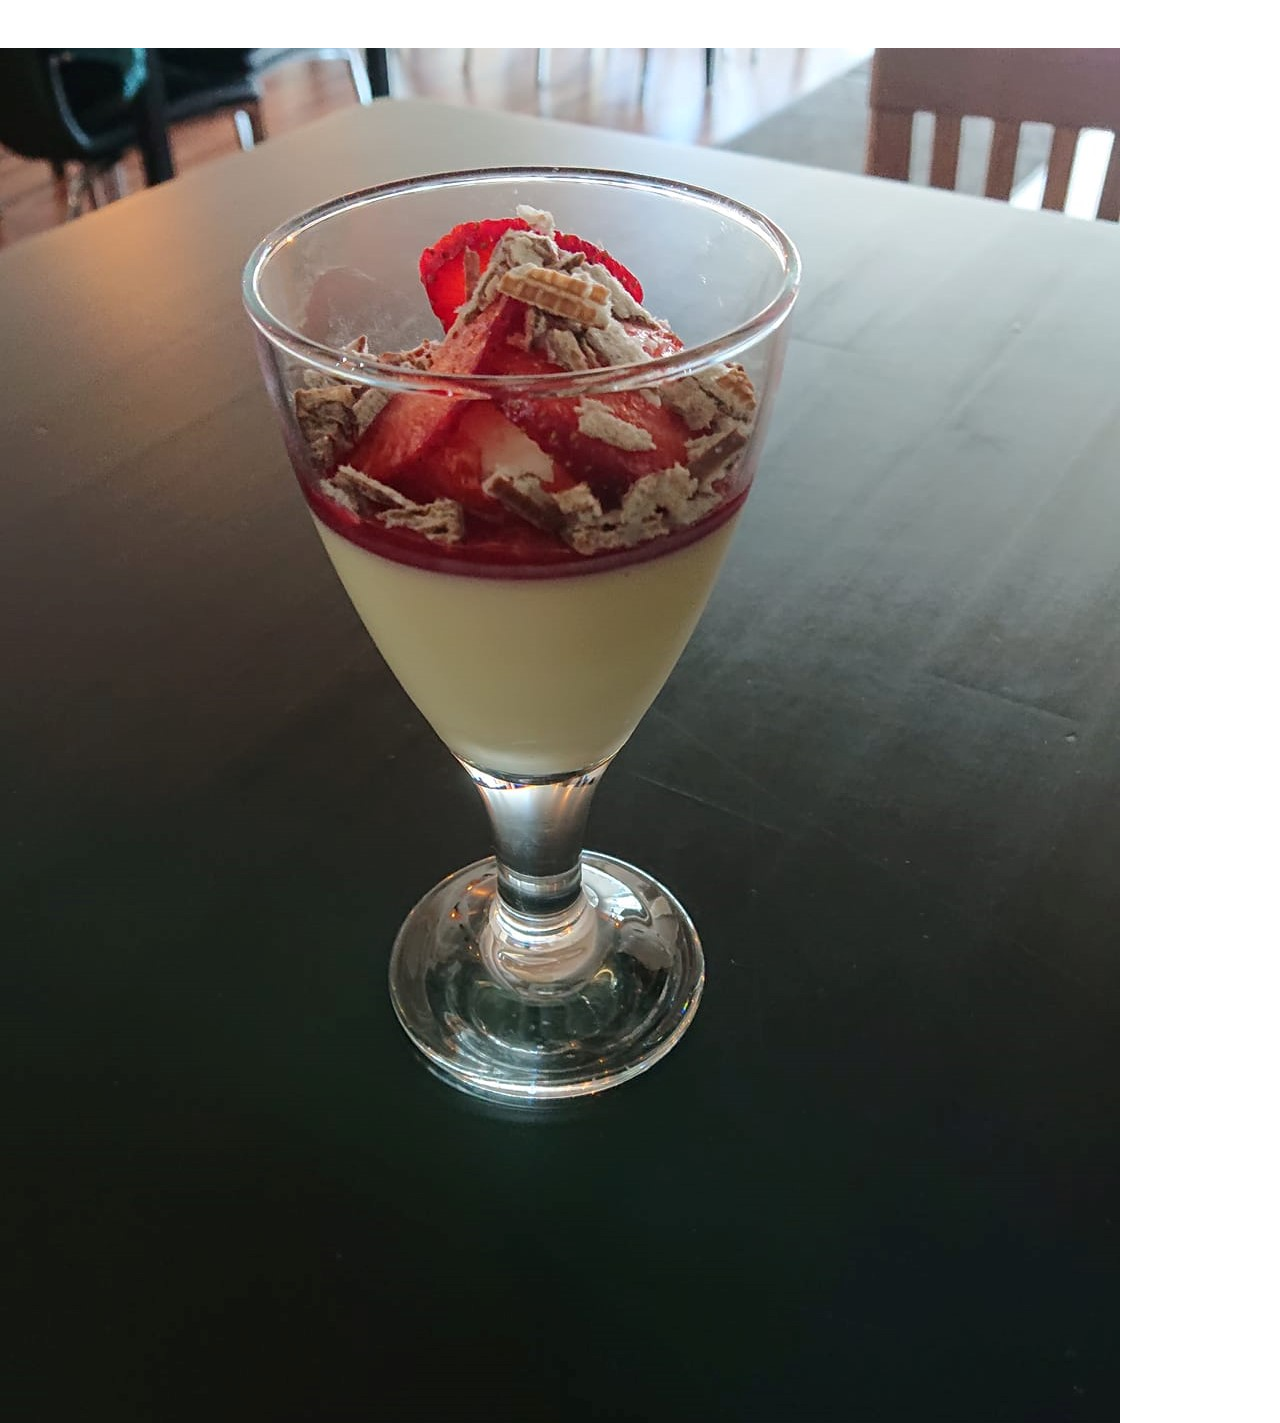
<file: desserts.html>
<!DOCTYPE html>
<html lang="en">
<head>
  <meta charset="UTF-8">
  <meta http-equiv="X-UA-Compatible" content="IE=edge">
  <meta name="viewport" content="width=device-width, initial-scale=1.0">
  <link rel="stylesheet" href="css/style.css">
  <title>Document</title>
</head>
<body>
  <section class="desserts">
    <h1>strawberry</h1>
  <img src="/img/desserts/dessert1.jpg" alt="">
  </section>
</body>
</html>
</file>
<file: css/style.css>
/* -----------
fonts 
--------------*/
@import url('https://fonts.googleapis.com/css2?family=Poppins:wght@300;400;500;600;700&display=swap');
@import url('https://fonts.googleapis.com/css2?family=Dancing+Script&display=swap');

/*-----------------
variables
-----------------*/
:root{
    --main-color: rgb(203 154 41);
    --dark: #000;
    --dark-light: rgb(51, 44, 44);
    --white-light: #fff;
    --shadow: 0 0 15px rgba(0,0,0,0.25);
    --white: #fff;
    --cursive-font: 'Dancing Script', cursive;
    scroll-behavior: smooth;
}


/*-----------------
global settings
-----------------*/
*{
    margin: 0;
    padding: 0;
    box-sizing: border-box;
    outline: none;

}

::before,
::after{
    box-sizing: border-box;
}

body{
    font-size: 16px;
    line-height: 1.5;
    -webkit-tap-highlight-color: transparent;
    font-family: 'Poppins';
    font-weight: 300;
    color: var(--white);
}

img{
     vertical-align: middle;
     max-width: 100%;
}

a{
     text-decoration: none;
}

ul{
     list-style: none;
}
 h1{
     font-weight: 700;
     color: var(--white);
 }

 h2{
     font-weight: 600;
     color: var(--white);
 }

 h3,
 h4,
 h5,
 h6{
     font-weight: 500;
     color: var(--white);
     font-family: var(--cursive-font);
     
 }

 p{
   font-size: 16px;
   
 }
.container{
    max-width: 1370px;
    
    margin: auto;
}

.row{
    display: flex;
    flex-wrap: wrap;
} 

.row>* {
     width: 10%;
}
.justify-content-between{
    justify-content: space-between;
}

.align-items-center{
    align-items: center;
}

.min-vh-100{
 min-height: 100vh;
}

.sec-padding{ 
    padding: 30px 12px;
}

section{
    overflow: hidden;
}

/* section title*/
.section-title{
    width: 100%;
    padding: 0 15px;
    text-align: center;
    margin-bottom: 60px;
}

.section-title h2{
    font-size: 50px;
    text-transform: capitalize;
    font-family: var(--cursive-font);
    color: var(--main-color);
}

.section-title p {
    font-size: 13px;
    font-style: italic;
    list-style: none;
    font-family: cursive;
    font-weight: 100;
    letter-spacing: 1px;
    
}

.section-title h2::before{
    content: attr(data-title);
    display: block;
    font-size: 20px;
    color: #fff;
    font-family: 'Poppins';
    font-weight: 400;
    text-transform: capitalize;


}

/* buttons */
.btn{
    display: inline-block;
    padding: 10px 30px;
    background-color: transparent;
    border-radius: 30px;
    text-transform: capitalize;
    font-weight: 500;
    transition: all 0.3s ease;
    font-size: 16px;
    cursor: pointer;
    font-family: inherit;
    color: var(--main-color);
    line-height: 1.5;
    user-select: none;
    border: none;
}

.btn-default{
    border: 2px solid var(--main-color);
}

.btn-default:hover{
    color: var(--white);
    background-color: var(--main-color);
}

/*----animation keyframes ----*/
@keyframes zoomInOut{
    0%,100%{
        transform: scale(1);
    }
    50%{
        transform: scale(1.1);
    }
}

@keyframes spin01{
    0%{
        transform: rotate(0deg);
    }
    100%{
        transform: rotate(360deg);
    }
}

@keyframes pageLoader{
    0%,100%{
        transform: translateX(-50px);
    }
    50%{
        transform: translateX(50px);
    }
}

/*----------------------
page loader
----------------------*/
.page-loader{
    position: fixed;
    left: 0;
    top: 0;
    height: 100%;
    width: 100%;
    background-color: var(--dark);
    z-index: 999;
    transition: all 1s ease;
}

.page-loader.fade-out{
    opacity: 0;
}

.page-loader::before{
    content: '';
    position: absolute;
    height: 4px;
    width: 100px;
    background-color: var(--main-color);
    left: calc(50% - 50px);
    top: calc(50% - 2px);
    animation: pageLoader 1s linear infinite;
}


/*---------------
header
---------------*/
.header{
    padding:12px 0;
    position: fixed;
    left: 0;
    top: 0;
    z-index: 99;
    width: 100%;
}

.header::before{
    content: '';
    position: absolute;
    left: 0;
    top: 0;
    height: 100%;
    width: 100%;
    background-color: rgba(105, 2, 2, 0.637);
    box-shadow: var(--shadow);
    z-index: -1;
    transition: transform 0.5s ease;
    transform: translateY(-100%);
}

.header.sticky::before{
    transform: translateY(0%);
}

.header .logo{
    
    min-height: 34px;
    display: flex;
    align-items: center;
    padding: 0;
    margin-left: -5%;
}

.header .logo img{
    width: 50px;
    height: 50px;
}

.header .nav-toggler{
    height: 34px;
    width: 55px;
    margin-right: -5%;
    cursor: pointer;
    border: none;
    background-color: transparent;
    display: flex;
    align-items: center;
    justify-content: center;
}
.header .nav-toggler.active{
    position: absolute;
    right: 6.5%;
    z-index: 1;
    transition: all 0.5s ease;
    transform: translateX(-200px);

}

.header .nav-toggler span{
    height: 2px;
    width: 30px;
    display: block;
    background-color: var(--white);
    position: relative;
}

.header .nav-toggler.active span{
    background-color: transparent;
    transition: background-color 0.5s ease;
}

.header .nav-toggler span::before,
.header .nav-toggler span::after{
    content: '';
    position: absolute;
    left: 0;
    top: 0;
    height: 100%;
    width: 100%;
    background-color: var(--white);
}

.header .nav-toggler span::before{
    transform: translateY(-8px);
}

.header .nav-toggler.active span::before{
    transform: rotate(45deg);
    transition: transform 0.5s ease;
}

.header .nav-toggler span::after{
    transform: translateY(8px);
}

.header .nav-toggler.active span::after{
    transform: rotate(-45deg);
    transition: transform 0.5s ease;
}

.header .nav{
    position: fixed;
    right: 0;
    top: 0;
    height: 100%;
    width: 280px;
    background-color: rgba(105, 2, 2, 0.637);
    box-shadow: var(--shadow);
    overflow-y: auto;
    padding: 80px 0 40px;
    transition: transform 0.5s ease;
    transform: translateX(100%);
}

.header .nav.open{
    transform: translateX(0%);
}

.header .nav ul li a{
    display: block;
    font-size: 25px;
    color: var(--white);
    padding: 10px 30px;
    text-transform: capitalize;
    transition: color 0.3s ease; 
    
}

.header .nav ul li a:hover{
    color: var(--main-color);
}
/*-----------------
header end
------------------*/


/*------------------
 home section 
 -----------------*/
.home-section{
   position: relative;
   overflow: hidden;
}

.home-section::before{
    content: '';
    position: absolute;
    left: 0;
    top: 0;
    height: 100%;
    width: 100%;
    background-color:#000;
    opacity: 0.3;
    z-index: -1;
}

.home-section .home-bg{
    position: absolute;
    left: 0;
    top: 0;
    height: 100%;
    width: 100%;
    background-image: linear-gradient(rgba(0, 0, 0, 0.808),#f72e0654),url(../img/banner.jpg);
    background-attachment: fixed;
    background-size: cover;
    background-position: center;
    z-index: -2;
    animation: zoomInOut 13s ease infinite;
}

.home-section .min-vh-100{
    padding: 100px 0;
}

.home-text {
    
    padding: 0 15px;
    max-width: 700px;
    width: 100%;
    margin: auto;
    text-align: center;
}

.home-text h1{
    font-family:  'Kaushan Script', cursive;
    font-size: 8rem;
    margin: 0 0 5px;
}

.home-text p{
    margin: 0 0 30px;
    font-size: 3rem;
}

/*-----------------
about section
---------------- */
.about-section{
    background-color: var(--dark);
}

.about-section .section-title h2{
    margin-top: 60px;
}

.about-text,
.about-img{
    width: 50%;
    padding: 0; 
}

.about-text h3{
    font-size:30px;
    text-transform: capitalize;
    margin: 0 0 15px;
    display: flex;
    justify-content: center;
    color: var(--main-color);
}

.about-text p{
    margin: 0 0 15px;
}

.about-text .btn{
    margin: 15px 0 0;
}

.about-img img{
    max-height: 74%;
    border-radius: 10px;
    margin-top: 50px;
    margin-left: 10%;
}

.about-img .img-box{
    position: relative;
}
/*----------------------
about section end
----------------------*/


/*------------------------
buffe section
------------------------*/
.buffe-section{
    background-color: var(--dark);
    padding-bottom: 120px;
}

.buffe-tabs{
    padding: 0  15px;
    width: 100%;
    text-align: center;
    margin-bottom: 15px;
}

.buffe-tab-item{
    font-size: 18px;
    font-family: inherit;
    text-transform: capitalize;
    border: none;
    background-color: transparent;
    font-weight: 100;
    color: var(--white);
    cursor: pointer;
    margin: 0 10px 10px;
    transition: color 0.3s ease;
    display: inline-block;
}

.buffe-tab-item.active{
    color: var(--main-color);
}

.buffe-tab-content{
    display: none;
}

.buffe-tab-content.active{
    display: flex;
}

#buffe-section{
    background-color: var(--dark);
    width: 100%;   
}

#buffe-section .section-title{
    margin: 10px 0;
}

#buffe-section .section-title h2{
    font-size: 35px;
    text-transform: capitalize;
}

#buffe-section .section-title h2::before{
    content: attr(data-title);
    display: block;
    font-size: 24px;
    color: var(--main-color);
    font-family: var(--cursive-font);
    font-weight: 400;
    text-transform: capitalize;
}

#buffe-section .features .section-features{
    display: flex;
    flex-wrap: wrap;
    align-items: center;
    text-align: center;
}

.list-group .list-group-item{
    color: #ffffff;
    text-decoration: none;
    background-color: #921a0231;
    letter-spacing: 1px;  
    font-size:15px;  
    padding: 3px 15px;
}

.section-features hr{
    margin: 2px;
}

#carousel {
    flex-basis: 42%;
    padding-top: 46px;
}

#carousel2 {
    flex-basis: 42%;
    padding-top: 46px;
}

.carousel-item img {
    width: 100%;
    padding-bottom: 1rem;
    padding-left: 20%;
}

.carousel-control-next-icon, .carousel-control-prev-icon {
    background-color: #ba3419;
    width: 50%;
    display: none;
}

.carousel-indicators {
    display: none;
}
/*-----------------------
buffe section end
-----------------------*/



/*-----------------------
menu section
-----------------------*/
.meny-section{
    background-color: var(--dark);
    padding-bottom: 30px;
}

.meny-section .section-title{
    margin-bottom: 40px;
}

.meny-tabs{
    padding: 0  15px;
    width: 100%;
    text-align: center;
    margin-bottom: 30px;
}

.meny-tab-item{
    font-size: 15px;
    font-family: inherit;
    text-transform: capitalize;
    border: none;
    background-color: transparent;
    font-weight: 500;
    color: var(--white);
    cursor: pointer;
    margin: 0 10px 10px;
    transition: color 0.3s ease;
    display: inline-block;
}

.meny-tab-item.active{
    color: var(--main-color);
}

.meny-tab-content{
    display: none;
}

.meny-tab-content.active{
    display: flex;
}

.menu-item{
    width: 50%;
    padding: 20px 15px;
    display: flex;
    align-items: center;
    justify-content: space-between;
    position: relative;
}

.menu-item::after{
    content: '';
    position: absolute;
    left: 15px;
    right: 15px;
    bottom: 0;
    border-bottom: 2px dashed var(--dark-light);
}

.menu-item:nth-last-of-type(2)::after,
.menu-item:nth-last-of-type(1)::after{
 border: none;
}

.menu-item-title{
    display: flex;
    align-items: center;
    max-width: calc(100% - 80px);
}

.menu-item-title h3{
    font-size: 25px;
    text-transform: capitalize;
    transition: color 0.3s ease;    
}

.menu-item:hover .menu-item-title h3{
    color: var(--main-color);
}

.menu-item-title h3 span{
    font-size: 14px;
    text-transform: none;
    font-weight: 100;
    letter-spacing: 1px;
    font-family: 'poppins';
}

.menu-item-title img{
    width: 60px;
    height: 60px;
    margin-right: 15px;
}

.menu-item-price{
    font-size: 16px;
    font-weight: 500;
    color: var(--main-color);
    transition: color 0.3s ease;
}

.menu-item:hover .menu-item-price{
    color: var(--white);
}

/*-----------------------
 gallery
 ----------------------*/
 .gallery-section{
    background-color: var(--dark);     
}

.gallery-section .section-title{
    margin: 60px 0;
}

.gallery-section .gallery-images{
    width: 100%;
    margin-top: 40px;
}

.gallery-section .gallery-images img{
    width: 180px;
    height: 130px;
    border: 2px solid rgb(203, 154, 41);
    border-radius: 10px;
    margin: 5px;
}
/*----------------------
gallery end
----------------------*/


/*-----------------
footer
------------------*/
.footer{
    padding: 80px 0 0;
    background-image: url('../img/footer-bg.jpg');
    background-size: cover;
    background-attachment: fixed;
    background-position: center;
    position: relative;
    z-index: 1;
}   

.footer::before{
    content: '';
    position: absolute;
    left: 0;
    top: 0;
    width: 100%;
    height: 100%;
    background-color: rgba(0,0,0,0.7);
    z-index: -1;
}

.footer-item{
    width: calc(100% / 3);
    padding: 0 15px;
    text-align: center;
}

.footer-item h3{
    text-transform: capitalize;
    font-size: 30px;
    margin: 0 0 15px;
}

.footer-item p{
    line-height: 30px;
}

.footer-item .social-links{
    margin-top: 15px;

}

.footer-item .social-links a{
    display: inline-flex;
    height: 40px;
    width: 40px;
    color: var(--white-light);
    align-items: center;
    justify-content: center;
    transition: color 0.3s ease;
}

.footer-item .social-links a:hover{
    color: var(--main-color);
}

.footer .copyright{
margin: 80px 0 0;
width: 100%;
text-align: center;
padding:25px 15px;
font-size: 14px;
border-top: 1px solid var(--white-light);
}
/*----------------
footer end
----------------*/



/*--------
responsive
---------*/

@media(max-width:1280px){
/*--------header--------*/
.header .nav-toggler{
    margin-right: 2%;
}

.header .logo{
    margin-left: 2%;
}

.header .nav-toggler.active{
    right: 0px;
}

/*------about section-------*/
.about-text p{
    margin: 0 0px 1px 15px;
}

.about-img img {
    max-height: 68%;
    margin-top: 90px;
    margin-left: 3%;
}

.about-text h3 {
    margin: 0 0 15px 5%;
}
/*----about section end----*/


/*------buffe section-----*/
#carousel {
    flex-basis: 48.5%;
    padding-top: 0px;
}

#carousel2 {
    flex-basis: 48.5%;
    padding-top: 0px;
}

.carousel-item img {
    width: 100%;
    padding-bottom: 1rem;
    padding-left: 4%;
}
}
/*------buffe section end------*/


@media(max-width:768px){
/*-----about section------*/
.about-section .section-title h2{
    margin-top: 15px;
}
    .about-text, .about-img {
    width: 100%;   
}

.about-text p{
    margin: 0 15px 15px 15px;
}

.about-img img {
    max-height: 85%;
    border-radius: 10px;
    margin-top: 59px;
    margin-left: 3.5%;
}
/*-----about section end----*/


.sec-padding {
    padding: 40px 0;
}

.section-title {
    margin-bottom: 10px;
}


/*-----buffe section-----*/
#carousel {
    padding-top: 146px;
}

#carousel2 {
    padding-top: 146px;
}
/*-----buffe section end-----*/

/*-----gallery section-----*/
.gallery-section .gallery-images{
    
    margin-top: 10px;
}

.gallery-section .gallery-images img{
    width: 23%;
    height: 18%;
}
/*------gallery section end---*/

}


@media(max-width:520px){
/*----home section----*/    
    .home-text h1{
    font-size: 50px;
    line-height: 65px;    
    }

    .header .logo{
        padding: 0;
        margin-left: 3%;
    }

    .header .logo img{
        width: 30px;
        height: 30px;
    }

    .header .nav{
        position: fixed;
        right: -23%;
    }

    .header .nav-toggler.active {
        right: -51px;
    }

    .menu-item,
    .about-text,
    .about-img{
        width: 100%;
    }

    .section-title{
        margin-bottom: 10px;
    }

    .section-title h2 {
    font-size: 21px;
    }


/*-----about section----*/
    .about-section .section-title h2{
        margin-top: 1px;
}
    .about-img{
        margin-top: 0px;
    }

    .about-img img {
        max-height: 100%;
        margin-left: 0%;
        margin-top: 50px;
     }

    .about-text .btn{
        margin: 0;
    }

    .btn {
        padding: 5px 9px;
        font-weight: 100;
        font-size: 8px;
    }

    .about-text h3{
        font-size: 30px;
    }

    .about-text p {
        font-size: 11px;
    }


/*----buffe section----*/
    .buffe-tabs {
        margin-bottom: 10px;
    }

    .list-group .list-group-item{
        color: #ffffff;
        text-decoration: none;
        background-color: #921a0231;
        letter-spacing: 1px;  
        font-size:12px;  
        padding: 3px 15px;
    }

    #carousel {
        flex-basis: 100%;
        padding-top: 0;
        width: 100%
    }

    #carousel2 {
        flex-basis: 100%;
        padding-top: 0;
        width: 100%
    }

    .carousel-item img {
        padding-left: 0%;
    }


/*-----menu section-----*/
    .menu-item:nth-last-of-type(2)::after{
        border-bottom: 2px dashed var(--dark-light);
    }

    .menu-item-title h3{
        font-size: 24px; 
    }
    
    .menu-item-title h3 span{
        font-size: 12px;
    }

    .menu-item-price {
        font-size: 13px;
    }

    
/*-----gallery section----*/
.gallery-section .gallery-images{
    display: block;
    padding-top: 0;
    width: 100%;
    margin-top: 0px;
}

.gallery-section .section-title{
    margin: 10px 0;
}

.gallery-section .gallery-images img{
    width: 22%;
    height: 18%;
    border: 2px solid rgb(203, 154, 41);
    border-radius: 10px;
    margin: 2px;
}

/*----footer section----*/
.footer-item{
    width: 100%;
}

.footer-item:not(:last-child){
    margin-bottom: 30px;
}

.counter {
    color: transparent;
}
/*----footer section end----*/
}
</file>
